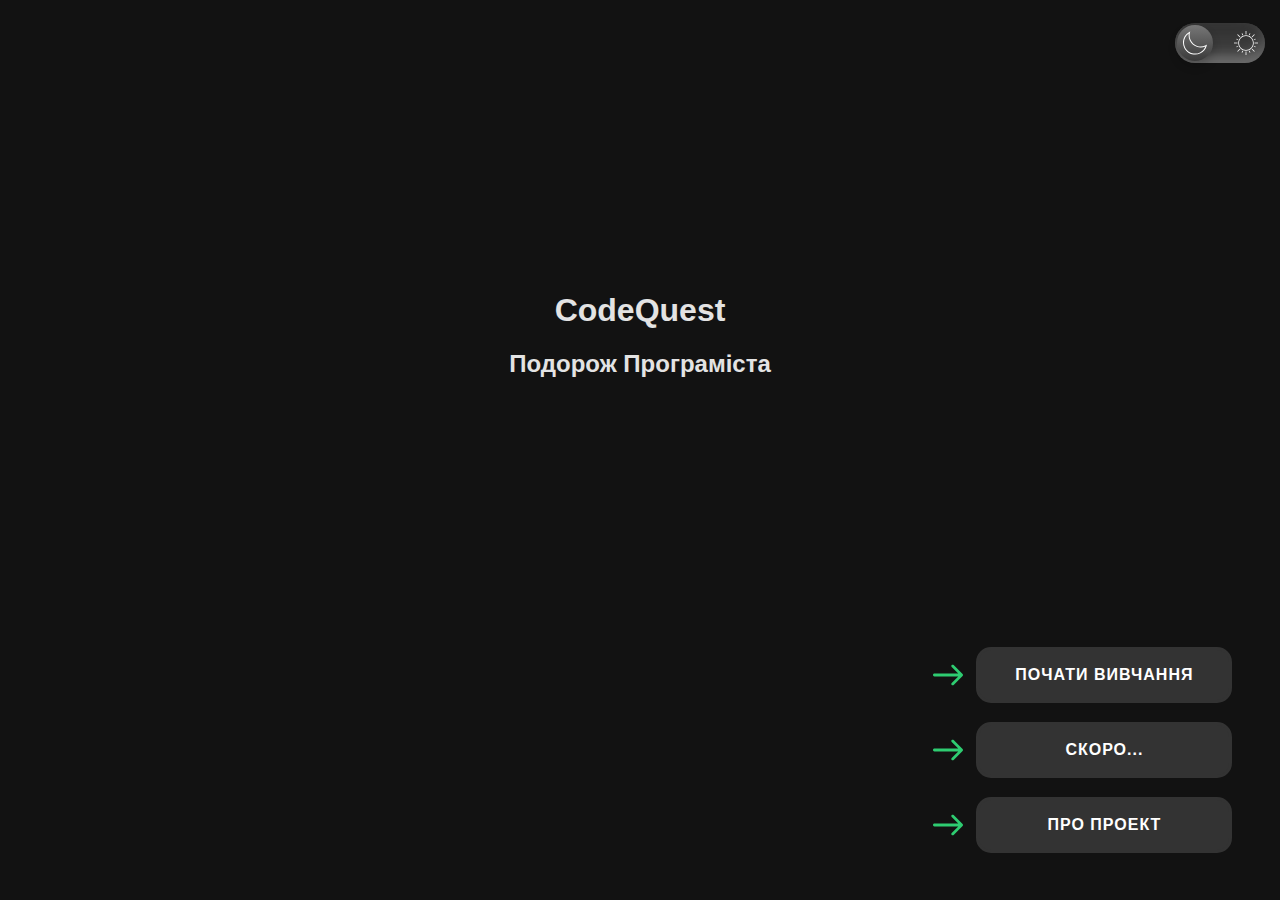
<file: index.html>
<!DOCTYPE html>
<html lang="ru">
<head>
    <meta charset="UTF-8">
    <meta name="viewport" content="width=device-width, initial-scale=1.0">
    <title>CodeQuest</title>
    <link rel="stylesheet" href="./css/style.css">
</head>
<body class="light-theme">
    <header>
        <h1 class="light-theme__h1">CodeQuest</h1>
        <h2 class="light-theme__h1">Подорож Програміста</h2>
        <div class="theme-toggle">
            <input type="checkbox" id="theme-toggle"/>
                    <label for="theme-toggle">
            <svg version="1.1" class="moon" xmlns="http://www.w3.org/2000/svg" xmlns:xlink="http://www.w3.org/1999/xlink" x="0px" y="0px"
                viewBox="0 0 496 496" style="enable-background:new 0 0 496 496;" xml:space="preserve">

                        <rect x="152.994" y="58.921" transform="matrix(0.3827 0.9239 -0.9239 0.3827 168.6176 -118.5145)" width="40.001" height="16"/>
                        <rect x="46.9" y="164.979" transform="matrix(0.9239 0.3827 -0.3827 0.9239 71.29 -12.4346)" width="40.001" height="16"/>
                        <rect x="46.947" y="315.048" transform="matrix(0.9239 -0.3827 0.3827 0.9239 -118.531 50.2116)" width="40.001" height="16"/>
                        
                            <rect x="164.966" y="409.112" transform="matrix(-0.9238 -0.3828 0.3828 -0.9238 168.4872 891.7491)" width="16" height="39.999"/>
                        
                            <rect x="303.031" y="421.036" transform="matrix(-0.3827 -0.9239 0.9239 -0.3827 50.2758 891.6655)" width="40.001" height="16"/>
                        
                            <rect x="409.088" y="315.018" transform="matrix(-0.9239 -0.3827 0.3827 -0.9239 701.898 785.6559)" width="40.001" height="16"/>
                        
                            <rect x="409.054" y="165.011" transform="matrix(-0.9239 0.3827 -0.3827 -0.9239 891.6585 168.6574)" width="40.001" height="16"/>
                        <rect x="315.001" y="46.895" transform="matrix(0.9238 0.3828 -0.3828 0.9238 50.212 -118.5529)" width="16" height="39.999"/>
                        <path d="M248,88c-88.224,0-160,71.776-160,160s71.776,160,160,160s160-71.776,160-160S336.224,88,248,88z M248,392
                            c-79.4,0-144-64.6-144-144s64.6-144,144-144s144,64.6,144,144S327.4,392,248,392z"/>
                        <rect x="240" width="16" height="72"/>
                        <rect x="62.097" y="90.096" transform="matrix(0.7071 0.7071 -0.7071 0.7071 98.0963 -40.6334)" width="71.999" height="16"/>
                        <rect y="240" width="72" height="16"/>
                        
                            <rect x="90.091" y="361.915" transform="matrix(-0.7071 -0.7071 0.7071 -0.7071 -113.9157 748.643)" width="16" height="71.999"/>
                        <rect x="240" y="424" width="16" height="72"/>
                        
                            <rect x="361.881" y="389.915" transform="matrix(-0.7071 -0.7071 0.7071 -0.7071 397.8562 960.6281)" width="71.999" height="16"/>
                        <rect x="424" y="240" width="72" height="16"/>
                        <rect x="389.911" y="62.091" transform="matrix(0.7071 0.7071 -0.7071 0.7071 185.9067 -252.6357)" width="16" height="71.999"/>
            </svg>
                <svg version="1.1" class="sun" xmlns="http://www.w3.org/2000/svg" xmlns:xlink="http://www.w3.org/1999/xlink" x="0px" y="0px"
                    viewBox="0 0 49.739 49.739" style="enable-background:new 0 0 49.739 49.739;" xml:space="preserve">
                <path d="M25.068,48.889c-9.173,0-18.017-5.06-22.396-13.804C-3.373,23.008,1.164,8.467,13.003,1.979l2.061-1.129l-0.615,2.268
                c-1.479,5.459-0.899,11.25,1.633,16.306c2.75,5.493,7.476,9.587,13.305,11.526c5.831,1.939,12.065,1.492,17.559-1.258v0
                c0.25-0.125,0.492-0.258,0.734-0.391l2.061-1.13l-0.585,2.252c-1.863,6.873-6.577,12.639-12.933,15.822
                C32.639,48.039,28.825,48.888,25.068,48.889z M12.002,4.936c-9.413,6.428-12.756,18.837-7.54,29.253
                c5.678,11.34,19.522,15.945,30.864,10.268c5.154-2.582,9.136-7.012,11.181-12.357c-5.632,2.427-11.882,2.702-17.752,0.748
                c-6.337-2.108-11.473-6.557-14.463-12.528C11.899,15.541,11.11,10.16,12.002,4.936z"/></svg>
                    </label>
        </div>
    </header>
    <main>
        <div class="buttons">
            <div class="wrapper wrapper-one">
                <div class="link_wrapper">
                  <a class="button" id="start-learn" href="./change.html">Почати вивчання</a>
                  <div class="icon">
                    <svg xmlns="http://www.w3.org/2000/svg" viewBox="0 0 268.832 268.832">
                      <path d="M265.17 125.577l-80-80c-4.88-4.88-12.796-4.88-17.677 0-4.882 4.882-4.882 12.796 0 17.678l58.66 58.66H12.5c-6.903 0-12.5 5.598-12.5 12.5 0 6.903 5.597 12.5 12.5 12.5h213.654l-58.66 58.662c-4.88 4.882-4.88 12.796 0 17.678 2.44 2.44 5.64 3.66 8.84 3.66s6.398-1.22 8.84-3.66l79.997-80c4.883-4.882 4.883-12.796 0-17.678z"/>
                    </svg>
                  </div>
                </div>
              </div>
              <div class="wrapper wrapper-two">
                <div class="link_wrapper">
                  <a  class="button" id="in-future">Скоро...</a>
                  <div class="icon">
                    <svg xmlns="http://www.w3.org/2000/svg" viewBox="0 0 268.832 268.832">
                      <path d="M265.17 125.577l-80-80c-4.88-4.88-12.796-4.88-17.677 0-4.882 4.882-4.882 12.796 0 17.678l58.66 58.66H12.5c-6.903 0-12.5 5.598-12.5 12.5 0 6.903 5.597 12.5 12.5 12.5h213.654l-58.66 58.662c-4.88 4.882-4.88 12.796 0 17.678 2.44 2.44 5.64 3.66 8.84 3.66s6.398-1.22 8.84-3.66l79.997-80c4.883-4.882 4.883-12.796 0-17.678z"/>
                    </svg>
                  </div>
                </div>
              </div>
              <div class="wrapper wrapper-three">
                <div class="link_wrapper">
                  <a class="button" id="about-project">Про проект</a>
                  <div class="icon">
                    <svg xmlns="http://www.w3.org/2000/svg" viewBox="0 0 268.832 268.832">
                      <path d="M265.17 125.577l-80-80c-4.88-4.88-12.796-4.88-17.677 0-4.882 4.882-4.882 12.796 0 17.678l58.66 58.66H12.5c-6.903 0-12.5 5.598-12.5 12.5 0 6.903 5.597 12.5 12.5 12.5h213.654l-58.66 58.662c-4.88 4.882-4.88 12.796 0 17.678 2.44 2.44 5.64 3.66 8.84 3.66s6.398-1.22 8.84-3.66l79.997-80c4.883-4.882 4.883-12.796 0-17.678z"/>
                    </svg>
                  </div>
                </div>
              </div>
        </div>
    </main>
    <footer></footer>
    <script src="./script.js"></script>
</body>
</html>
</file>
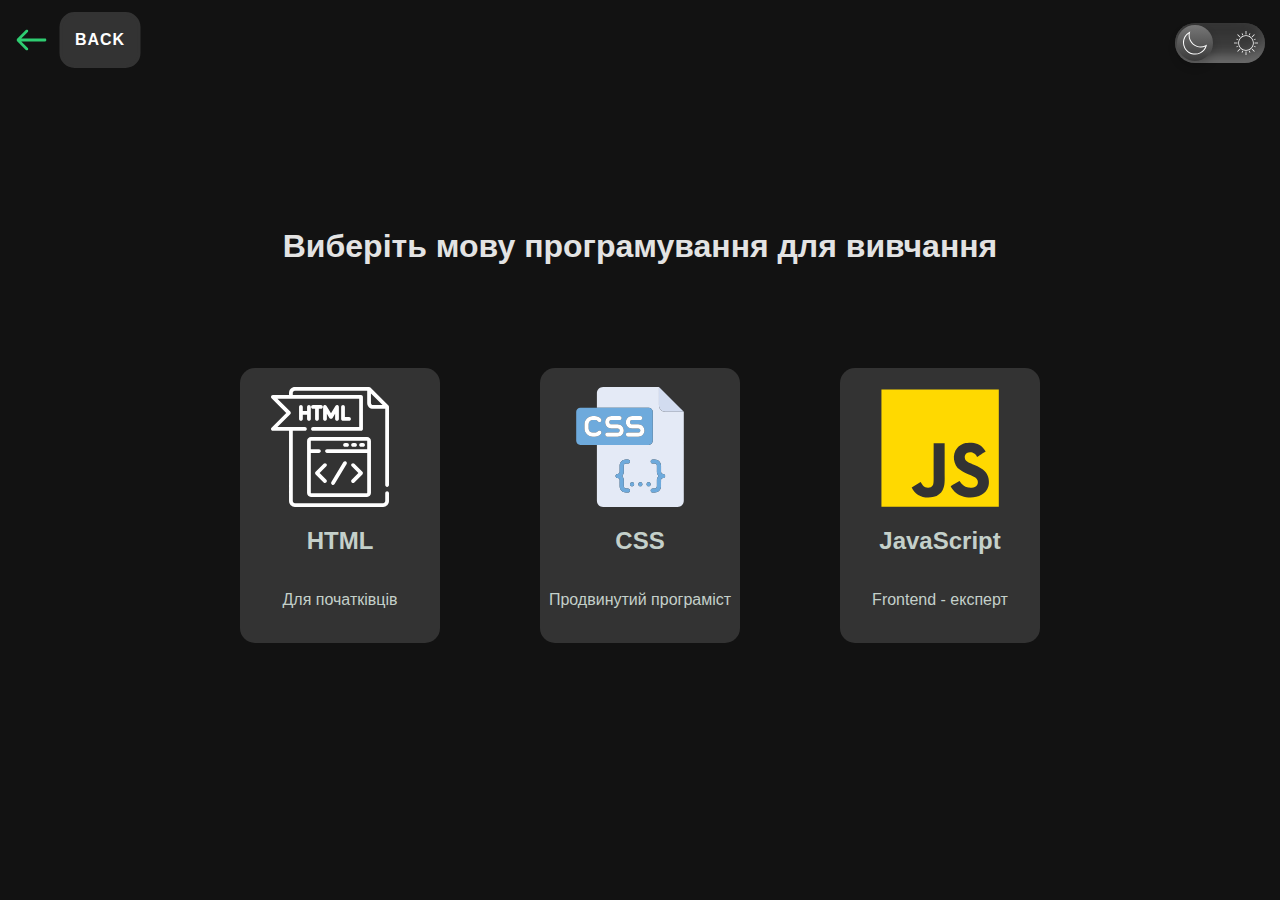
<file: change.html>
<!DOCTYPE html>
<html lang="en">
<head>
    <meta charset="UTF-8">
    <meta name="viewport" content="width=device-width, initial-scale=1.0">
    <title>Document</title>
    <link rel="stylesheet" href="./css/style.css">
</head>
<body class="light-theme">
    <header>
        <div class="theme-toggle">
            <input type="checkbox" id="theme-toggle"/>
                    <label for="theme-toggle">
            <svg version="1.1" class="moon" xmlns="http://www.w3.org/2000/svg" xmlns:xlink="http://www.w3.org/1999/xlink" x="0px" y="0px"
                viewBox="0 0 496 496" style="enable-background:new 0 0 496 496;" xml:space="preserve">

                        <rect x="152.994" y="58.921" transform="matrix(0.3827 0.9239 -0.9239 0.3827 168.6176 -118.5145)" width="40.001" height="16"/>
                        <rect x="46.9" y="164.979" transform="matrix(0.9239 0.3827 -0.3827 0.9239 71.29 -12.4346)" width="40.001" height="16"/>
                        <rect x="46.947" y="315.048" transform="matrix(0.9239 -0.3827 0.3827 0.9239 -118.531 50.2116)" width="40.001" height="16"/>
                        
                            <rect x="164.966" y="409.112" transform="matrix(-0.9238 -0.3828 0.3828 -0.9238 168.4872 891.7491)" width="16" height="39.999"/>
                        
                            <rect x="303.031" y="421.036" transform="matrix(-0.3827 -0.9239 0.9239 -0.3827 50.2758 891.6655)" width="40.001" height="16"/>
                        
                            <rect x="409.088" y="315.018" transform="matrix(-0.9239 -0.3827 0.3827 -0.9239 701.898 785.6559)" width="40.001" height="16"/>
                        
                            <rect x="409.054" y="165.011" transform="matrix(-0.9239 0.3827 -0.3827 -0.9239 891.6585 168.6574)" width="40.001" height="16"/>
                        <rect x="315.001" y="46.895" transform="matrix(0.9238 0.3828 -0.3828 0.9238 50.212 -118.5529)" width="16" height="39.999"/>
                        <path d="M248,88c-88.224,0-160,71.776-160,160s71.776,160,160,160s160-71.776,160-160S336.224,88,248,88z M248,392
                            c-79.4,0-144-64.6-144-144s64.6-144,144-144s144,64.6,144,144S327.4,392,248,392z"/>
                        <rect x="240" width="16" height="72"/>
                        <rect x="62.097" y="90.096" transform="matrix(0.7071 0.7071 -0.7071 0.7071 98.0963 -40.6334)" width="71.999" height="16"/>
                        <rect y="240" width="72" height="16"/>
                        
                            <rect x="90.091" y="361.915" transform="matrix(-0.7071 -0.7071 0.7071 -0.7071 -113.9157 748.643)" width="16" height="71.999"/>
                        <rect x="240" y="424" width="16" height="72"/>
                        
                            <rect x="361.881" y="389.915" transform="matrix(-0.7071 -0.7071 0.7071 -0.7071 397.8562 960.6281)" width="71.999" height="16"/>
                        <rect x="424" y="240" width="72" height="16"/>
                        <rect x="389.911" y="62.091" transform="matrix(0.7071 0.7071 -0.7071 0.7071 185.9067 -252.6357)" width="16" height="71.999"/>
            </svg>
                <svg version="1.1" class="sun" xmlns="http://www.w3.org/2000/svg" xmlns:xlink="http://www.w3.org/1999/xlink" x="0px" y="0px"
                    viewBox="0 0 49.739 49.739" style="enable-background:new 0 0 49.739 49.739;" xml:space="preserve">
                <path d="M25.068,48.889c-9.173,0-18.017-5.06-22.396-13.804C-3.373,23.008,1.164,8.467,13.003,1.979l2.061-1.129l-0.615,2.268
                c-1.479,5.459-0.899,11.25,1.633,16.306c2.75,5.493,7.476,9.587,13.305,11.526c5.831,1.939,12.065,1.492,17.559-1.258v0
                c0.25-0.125,0.492-0.258,0.734-0.391l2.061-1.13l-0.585,2.252c-1.863,6.873-6.577,12.639-12.933,15.822
                C32.639,48.039,28.825,48.888,25.068,48.889z M12.002,4.936c-9.413,6.428-12.756,18.837-7.54,29.253
                c5.678,11.34,19.522,15.945,30.864,10.268c5.154-2.582,9.136-7.012,11.181-12.357c-5.632,2.427-11.882,2.702-17.752,0.748
                c-6.337-2.108-11.473-6.557-14.463-12.528C11.899,15.541,11.11,10.16,12.002,4.936z"/></svg>
                    </label>
        </div>
        <section class="back">
            <div class="wrapper wrapper-back">
                <div class="link_wrapper">
                  <a href="index.html" class="button" id="back">Back</a>
                  <div class="icon">
                    <svg xmlns="http://www.w3.org/2000/svg" viewBox="0 0 268.832 268.832">
                      <path d="M265.17 125.577l-80-80c-4.88-4.88-12.796-4.88-17.677 0-4.882 4.882-4.882 12.796 0 17.678l58.66 58.66H12.5c-6.903 0-12.5 5.598-12.5 12.5 0 6.903 5.597 12.5 12.5 12.5h213.654l-58.66 58.662c-4.88 4.882-4.88 12.796 0 17.678 2.44 2.44 5.64 3.66 8.84 3.66s6.398-1.22 8.84-3.66l79.997-80c4.883-4.882 4.883-12.796 0-17.678z"/>
                    </svg>
                  </div>
                </div>
              </div>
        </section>
        <section class="languages">
            <h1 class="languages__h1">Виберіть мову програмування для вивчання</h1>
        </section>
    </header>
    <main>
        <section class="language">
            <a href="./html.html">
                <section class="language__html">
                    <img class="language__html--img" src="./images/html.svg" alt="HTML">
                    <h2>HTML</h2>
                    <p>Для початківців</p>
                </section>
            </a>
            <a href="/css.html">
                <section class="language__css">
                    <img class="language__css--img" src="./images/css.svg" alt="HTML">
                    <h2>CSS</h2>
                    <p>Продвинутий програміст</p>
                </section>
            </a>
            <a href="./js.html">
                <section class="language__js">
                    <img class="language__js--img" src="./images/js.svg" alt="HTML">
                    <h2>JavaScript</h2>
                    <p>Frontend - експерт</p>
                </section>
            </a>
        </section>
    </main>
    <script src="./script.js"></script>
</body>
</html>
</file>
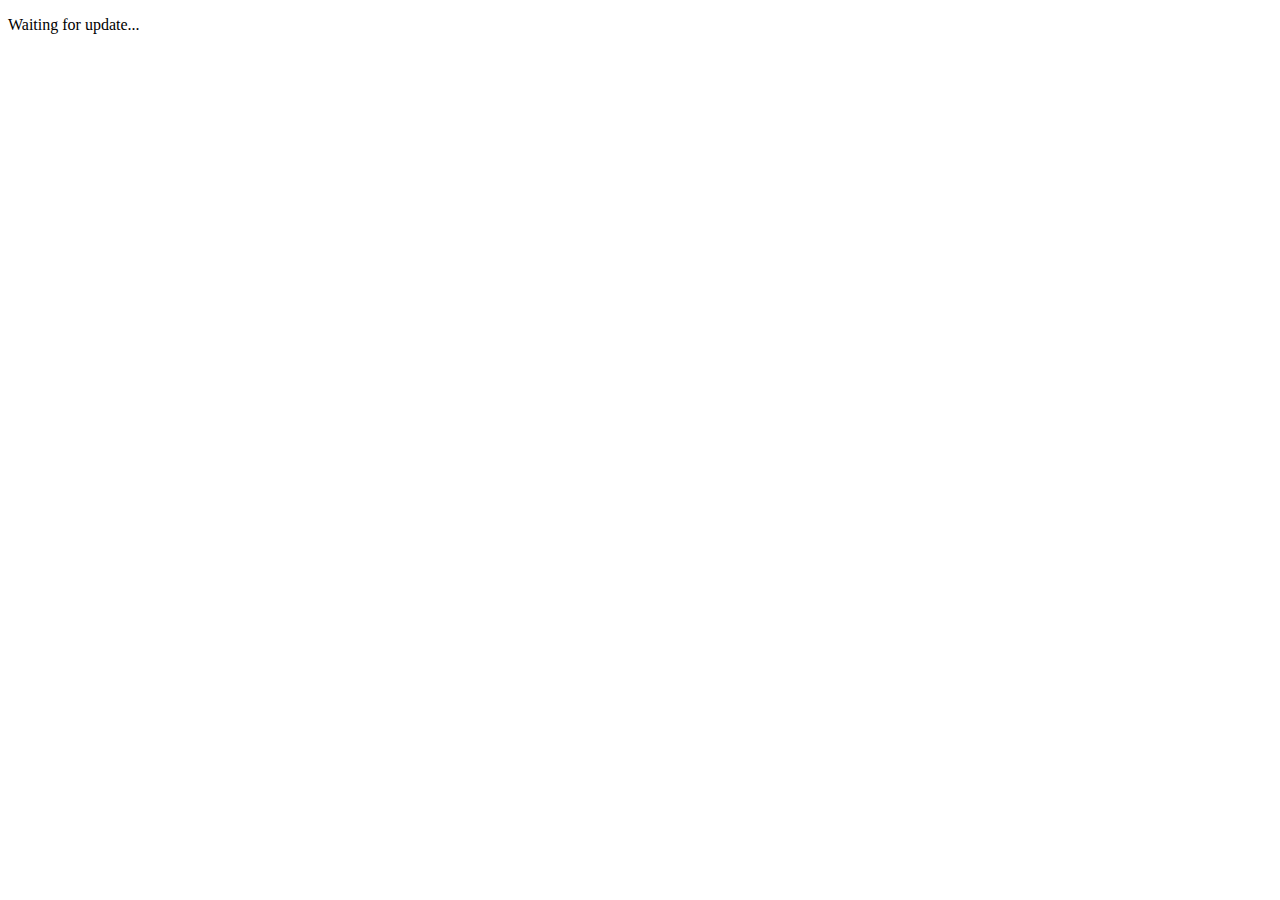
<file: css.html>
<!DOCTYPE html>
<html lang="en">
<head>
    <meta charset="UTF-8">
    <meta name="viewport" content="width=device-width, initial-scale=1.0">
    <title>Document</title>
</head>
<body>
    <p>Waiting for update...</p>
</body>
</html>
</file>
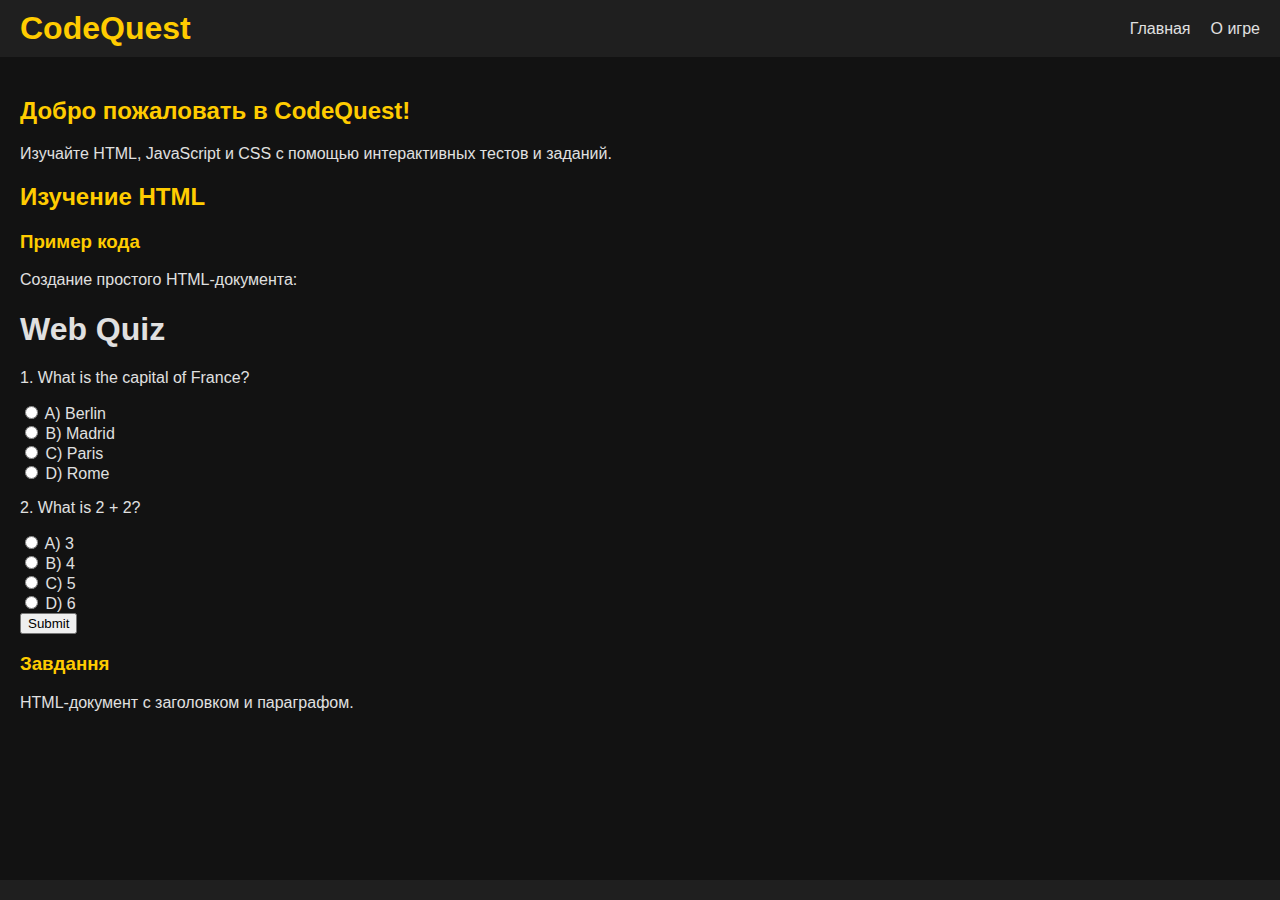
<file: html.html>
<!DOCTYPE html>
<html lang="en">
<head>
    <meta charset="UTF-8">
    <meta name="viewport" content="width=device-width, initial-scale=1.0">
    <title>CodeQuest - Главная</title>
    <link rel="stylesheet" href="">
    <style>
        body {
            background-color: #121212;
            color: #e0e0e0;
            font-family: Arial, sans-serif;
            margin: 0;
            padding: 0;
        }

        header {
            background-color: #1f1f1f;
            padding: 10px 20px;
            display: flex;
            justify-content: space-between;
            align-items: center;
        }

        header h1 {
            margin: 0;
            color: #ffcc00;
        }

        nav ul {
            list-style: none;
            margin: 0;
            padding: 0;
            display: flex;
        }

        nav ul li {
            margin-left: 20px;
        }

        nav ul li a {
            text-decoration: none;
            color: #e0e0e0;
        }

        nav ul li a:hover {
            color: #ffcc00;
        }

        main {
            padding: 20px;
        }

        h2, h3 {
            color: #ffcc00;
        }

        pre {
            background-color: #1f1f1f;
            padding: 10px;
            border-radius: 5px;
            overflow-x: auto;
        }

        footer {
            background-color: #1f1f1f;
            text-align: center;
            padding: 10px 0;
            position: absolute;
            bottom: 0;
            width: 100%;
        }

        footer p {
            margin: 0;
        }

    </style>
</head>
<body>
    <header>
        <h1>CodeQuest</h1>
        <nav>
            <ul>
                <li><a href="index.html">Главная</a></li>
                <li><a href="about.html">О игре</a></li>
            </ul>
        </nav>
    </header>
    <main>
        <section id="intro">
            <h2>Добро пожаловать в CodeQuest!</h2>
            <p>Изучайте HTML, JavaScript и CSS с помощью интерактивных тестов и заданий.</p>
        </section>
        <section id="html-learning">
            <h2>Изучение HTML</h2>
            <div class="example">
                <h3>Пример кода</h3>
                <p>Создание простого HTML-документа:</p>
            </div>
            <div class="quiz">
                <div class="quiz-container">
                    <h1>Web Quiz</h1>
                    <form id="quiz-form">
                        <div class="question">
                            <p>1. What is the capital of France?</p>
                            <input type="radio" id="q1a" name="q1" value="a">
                            <label for="q1a">A) Berlin</label><br>
                            <input type="radio" id="q1b" name="q1" value="b">
                            <label for="q1b">B) Madrid</label><br>
                            <input type="radio" id="q1c" name="q1" value="c">
                            <label for="q1c">C) Paris</label><br>
                            <input type="radio" id="q1d" name="q1" value="d">
                            <label for="q1d">D) Rome</label><br>
                        </div>
                        <div class="question">
                            <p>2. What is 2 + 2?</p>
                            <input type="radio" id="q2a" name="q2" value="a">
                            <label for="q2a">A) 3</label><br>
                            <input type="radio" id="q2b" name="q2" value="b">
                            <label for="q2b">B) 4</label><br>
                            <input type="radio" id="q2c" name="q2" value="c">
                            <label for="q2c">C) 5</label><br>
                            <input type="radio" id="q2d" name="q2" value="d">
                            <label for="q2d">D) 6</label><br>
                        </div>
                        <button type="button" onclick="checkAnswers()">Submit</button>
                    </form>
                    <div id="result"></div>
                </div>
            </div>
            <div class="task">
                <h3>Завдання</h3>
                <p>HTML-документ с заголовком и параграфом.</p>
                <!-- Здесь можно добавить текстовое поле или редактор для выполнения задания -->
            </div>
        </section>
    </main>
    <footer>
    </footer>
    <script src="./script.js"></script>
</body>
</html>
</file>
<file: css/style.css>
.light-theme {
  display: flex;
  background-color: #121212 !important;
  font-family: Arial, sans-serif;
  margin: 0;
  padding: 0;
  display: flex;
  flex-direction: column;
  align-items: center;
  justify-content: center;
  height: 100vh;
}
.light-theme .language section {
  color: #c4d0ca;
  width: 200px;
  height: 275px;
  background-color: #333;
  display: flex;
  flex-direction: column;
  align-items: center;
  justify-content: center;
}
.light-theme .language section img {
  width: 120px;
}
.light-theme .language section .language__css--img {
  position: relative;
  left: -10px;
}
.light-theme .language section .language__html--img {
  position: relative;
  left: -10px;
}
.light-theme header {
  color: #e3e3e3;
}
.light-theme footer {
  background-color: #444;
}
.light-theme .light-theme__button {
  width: 35px;
  height: 35px;
  border-radius: 50%;
  background-color: #e3e3e3;
}
.light-theme .wrapper {
  position: fixed;
}
.light-theme .wrapper-one {
  position: absolute;
  top: 0px;
  left: -150px;
  transform: translate(-50%, -50%);
}
.light-theme .wrapper-two {
  position: absolute;
  top: 75px;
  left: -150px;
  transform: translate(-50%, -50%);
}
.light-theme .wrapper-three {
  position: absolute;
  top: 150px;
  left: -150px;
  transform: translate(-50%, -50%);
}
.light-theme .wrapper-back {
  position: absolute;
  top: 40px;
  left: 100px;
  transform: translate(-50%, -50%);
}
.light-theme .wrapper-back .button {
  width: 75px;
  height: 50px;
}
.light-theme .wrapper-back .button:hover {
  width: 150px;
  border: 3px solid #2ecc71;
  background: transparent;
  color: #2ecc71;
}
.light-theme .wrapper-back .icon {
  width: 50px;
  height: 50px;
  border: 3px solid transparent;
  position: absolute;
  transform: rotate(45deg);
  right: 100%;
  top: 0;
  z-index: -1;
  transition: all 0.5s;
}
.light-theme .wrapper-back .icon svg {
  width: 30px;
  position: absolute;
  top: calc(50% - 15px);
  left: calc(50% - 15px);
  transform: rotate(135deg);
  fill: #2ecc71;
  transition: all 0.35s;
}
.light-theme .link_wrapper {
  position: relative;
}
.light-theme .button {
  display: block;
  width: 250px;
  height: 50px;
  line-height: 50px;
  font-weight: bold;
  text-decoration: none;
  background: #333;
  text-align: center;
  color: #fff;
  text-transform: uppercase;
  letter-spacing: 1px;
  border: 3px solid #333;
  transition: all 0.35s;
  border-radius: 15px;
}
.light-theme .button:hover {
  width: 200px;
  border: 3px solid #2ecc71;
  background: transparent;
  color: #2ecc71;
}
.light-theme .button:hover + .icon {
  border: 3px solid #2ecc71;
  right: -22%;
}
.light-theme .icon {
  width: 50px;
  height: 50px;
  border: 3px solid transparent;
  position: absolute;
  transform: rotate(45deg);
  right: 100%;
  top: 0;
  z-index: -1;
  transition: all 0.5s;
}
.light-theme .icon svg {
  width: 30px;
  position: absolute;
  top: calc(50% - 15px);
  left: calc(50% - 15px);
  transform: rotate(-45deg);
  fill: #2ecc71;
  transition: all 0.35s;
}

.dark-theme {
  font-family: Arial, sans-serif;
  margin: 0;
  padding: 0;
  display: flex;
  flex-direction: column;
  align-items: center;
  justify-content: center;
  height: 100vh;
  background-color: white;
  color: black;
}

header {
  color: #212121;
  width: 100%;
  text-align: center;
  padding: 1rem 0;
}

.light-theme__h1 {
  display: flex;
  justify-content: center;
  position: relative;
  top: -100px;
  left: 0px;
  -moz-user-select: -moz-none;
  -o-user-select: none;
  -webkit-user-select: none;
  user-select: none;
}

main {
  text-align: center;
  padding: 1rem;
}

.buttons {
  display: flex;
  flex-direction: column;
  gap: 0.5rem;
  position: absolute;
  right: 2%;
  top: 75%;
  font-weight: 900;
  -moz-user-select: -moz-none;
  -o-user-select: none;
  -webkit-user-select: none;
  user-select: none;
}

.light-theme {
  background-color: white;
  color: black;
}

.a {
  color: #4a4a4a;
}

body {
  font-family: "Lato", sans-serif;
}

.wrapper {
  position: fixed;
}
.wrapper-one {
  position: absolute;
  top: 0px;
  left: -150px;
  transform: translate(-50%, -50%);
}
.wrapper-two {
  position: absolute;
  top: 75px;
  left: -150px;
  transform: translate(-50%, -50%);
}
.wrapper-three {
  position: absolute;
  top: 150px;
  left: -150px;
  transform: translate(-50%, -50%);
}

.link_wrapper {
  position: relative;
}

.button {
  display: block;
  width: 250px;
  height: 50px;
  line-height: 50px;
  font-weight: bold;
  text-decoration: none;
  background: #c4d0ca;
  text-align: center;
  color: #fff;
  text-transform: uppercase;
  letter-spacing: 1px;
  border: 3px solid #c4d0ca;
  transition: all 0.35s;
  border-radius: 15px;
}
.button:hover {
  width: 200px;
  border: 3px solid #2ecc71;
  background: transparent;
  color: #2ecc71;
}
.button:hover + .icon {
  border: 3px solid #2ecc71;
  right: -22%;
}

.icon {
  width: 50px;
  height: 50px;
  border: 3px solid transparent;
  position: absolute;
  transform: rotate(45deg);
  right: 100%;
  top: 0;
  z-index: -1;
  transition: all 0.5s;
}
.icon svg {
  width: 30px;
  position: absolute;
  top: calc(50% - 15px);
  left: calc(50% - 15px);
  transform: rotate(-45deg);
  fill: #2ecc71;
  transition: all 0.35s;
}

.language {
  display: flex;
  font-family: Arial, sans-serif;
  align-items: center;
  justify-content: space-around;
}
.language a {
  text-decoration: none;
}
.language__html {
  margin: 50px;
}
.language__css {
  margin: 50px;
}
.language__js {
  margin: 50px;
}
.language section {
  color: #ebebeb;
  width: 200px;
  height: 275px;
  background-color: #a9c1b5;
  display: flex;
  flex-direction: column;
  align-items: center;
  justify-content: center;
  border-radius: 15px;
}
.language section img {
  width: 120px;
}
.language section .language__css--img {
  position: relative;
  left: -10px;
}
.language section .language__html--img {
  position: relative;
  left: -10px;
}

label {
  width: 90px;
  height: 40px;
  position: relative;
  display: block;
  background: #3a3a3a;
  border-radius: 200px;
  box-shadow: inset 0px 5px 15px rgba(0, 0, 0, 0.4), inset 0px -5px 15px rgba(255, 255, 255, 0.4);
  cursor: pointer;
  transition: 0.3s;
}

label:after {
  content: "";
  width: 36px;
  height: 36px;
  position: absolute;
  top: 2px;
  left: 2px;
  background: linear-gradient(180deg, #777, #3a3a3a);
  border-radius: 180px;
  box-shadow: 0px 5px 10px rgba(0, 0, 0, 0.2);
  transition: 0.3s;
}

input {
  width: 0;
  height: 0;
  visibility: hidden;
}

input:checked + label {
  background: #ffffff;
}

input:checked + label:after {
  left: 89px;
  transform: translateX(-100%);
  background: linear-gradient(180deg, #ffdbac, #e39f3a);
}

label:active:after {
  width: 52px;
}

label svg {
  position: absolute;
  width: 24px;
  top: 8px;
  z-index: 100;
}

label svg.sun {
  left: 8px;
  fill: #fff;
  transition: 0.3s;
}

label svg.moon {
  left: 59px;
  fill: #fff;
  transition: 0.3s;
}

input:checked + label svg.sun {
  fill: #7e7e7e;
}

input:checked + label svg.moon {
  fill: #fff;
}

.theme-toggle {
  max-width: 90px;
  height: 40px;
  position: absolute;
  right: 15px;
  top: 5px;
}

.wrapper-back {
  position: absolute;
  top: 40px;
  left: 100px;
  transform: translate(-50%, -50%);
}
.wrapper-back .button {
  width: 75px;
  height: 50px;
}
.wrapper-back .button:hover {
  width: 150px;
  border: 3px solid #2ecc71;
  background: transparent;
  color: #2ecc71;
}
.wrapper-back .icon {
  width: 50px;
  height: 50px;
  border: 3px solid transparent;
  position: absolute;
  transform: rotate(45deg);
  right: 100%;
  top: 0;
  z-index: -1;
  transition: all 0.5s;
}
.wrapper-back .icon svg {
  width: 30px;
  position: absolute;
  top: calc(50% - 15px);
  left: calc(50% - 15px);
  transform: rotate(135deg);
  fill: #2ecc71;
  transition: all 0.35s;
}
</file>
